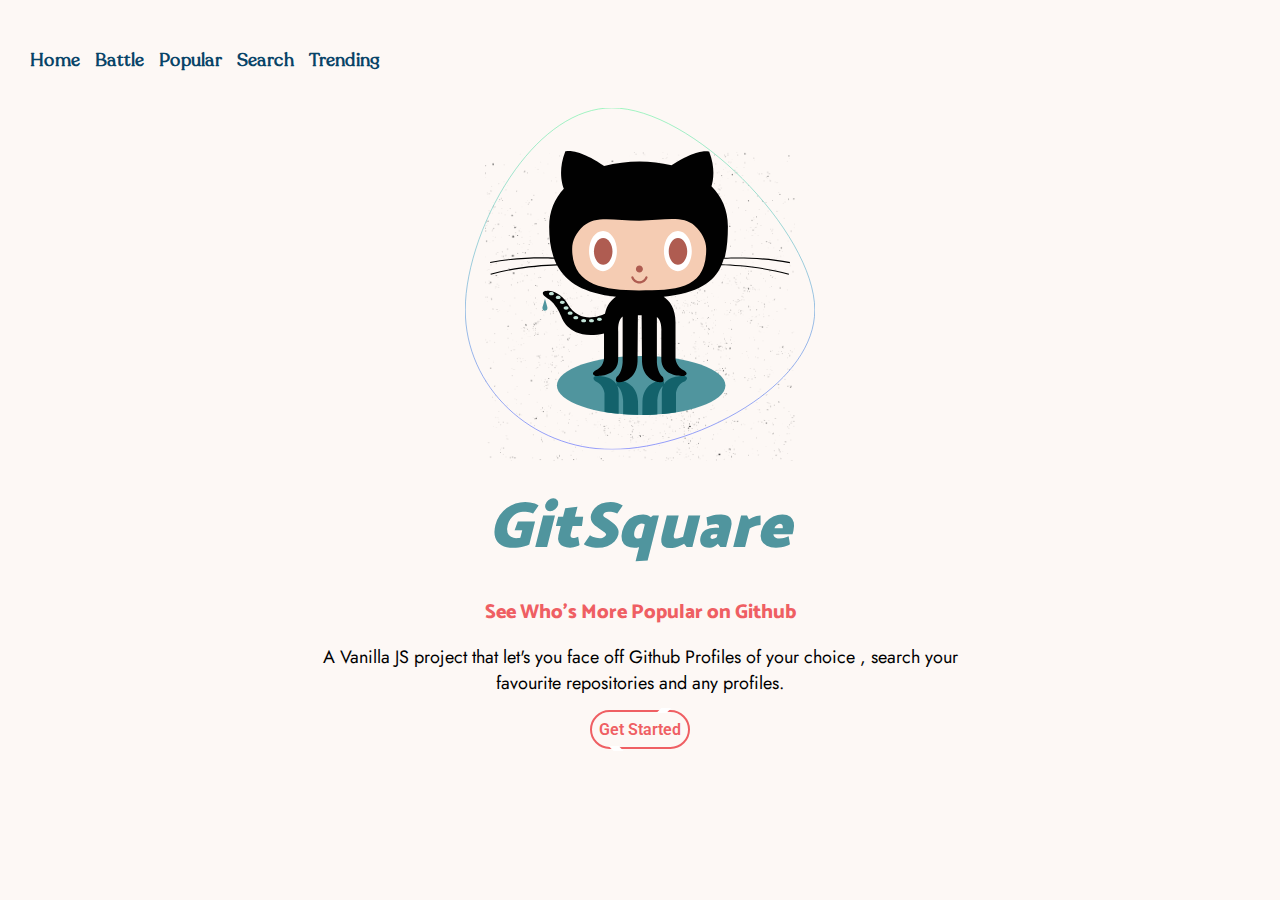
<file: index.html>
<!DOCTYPE html>
<html lang="en">

<head>
    <meta charset="UTF-8">
    <meta name="viewport" content="width=device-width, initial-scale=1.0">
    <title>GithubSquare</title>
    <link
        href="https://fonts.googleapis.com/css2?family=Jost:wght@300;400;600&family=Roboto:wght@400;500;700&display=swap"
        rel="stylesheet">
    <link href="https://fonts.googleapis.com/css2?family=DM+Mono:wght@400;500&display=swap" rel="stylesheet"
        rel="stylesheet">
    <link href="https://fonts.googleapis.com/css2?family=Catamaran:wght@700;900&display=swap" rel="stylesheet">
    <link rel="stylesheet" href="./css/style.css">
</head>

<body>
    <div class="container">
        <ul class="nav">
            <li>
                <a class='nav-btn' href="/index.html">Home</a>
            </li>
            <li>
                <a class='nav-btn' href="/battle.html">Battle</a>
            </li>
            <li>
                <a class='nav-btn' href="/popular.html">Popular</a>
            </li>
            <li>
                <a class='nav-btn' href="/search.html">Search</a>
            </li>
            <li>
                <a class='nav-btn' href="/trending.html">Trending</a>
            </li>
        </ul>
        <div class="main">
            <div class='main-content'>
                <img class='circle' src=' ./img/ovel1.svg'>
                <div class="logo-container">
                    <img class='github-logo' src="./img/githubnew.svg" alt="">
                    <!-- <img src='./ovel2.svg'> -->

                </div>
                <div class="tagline-main">GitSquare</div>
                <div class="tagline-sub">See Who's More Popular on Github</div>
                <div class="about">A Vanilla JS project that let's you face off Github Profiles of your choice , search
                    your favourite repositories and any profiles. </div>
                <a href='./battle.html'><button class="brk-btn">Get Started</button></a>
            </div>
        </div>
    </div>
</body>

</html>
</file>
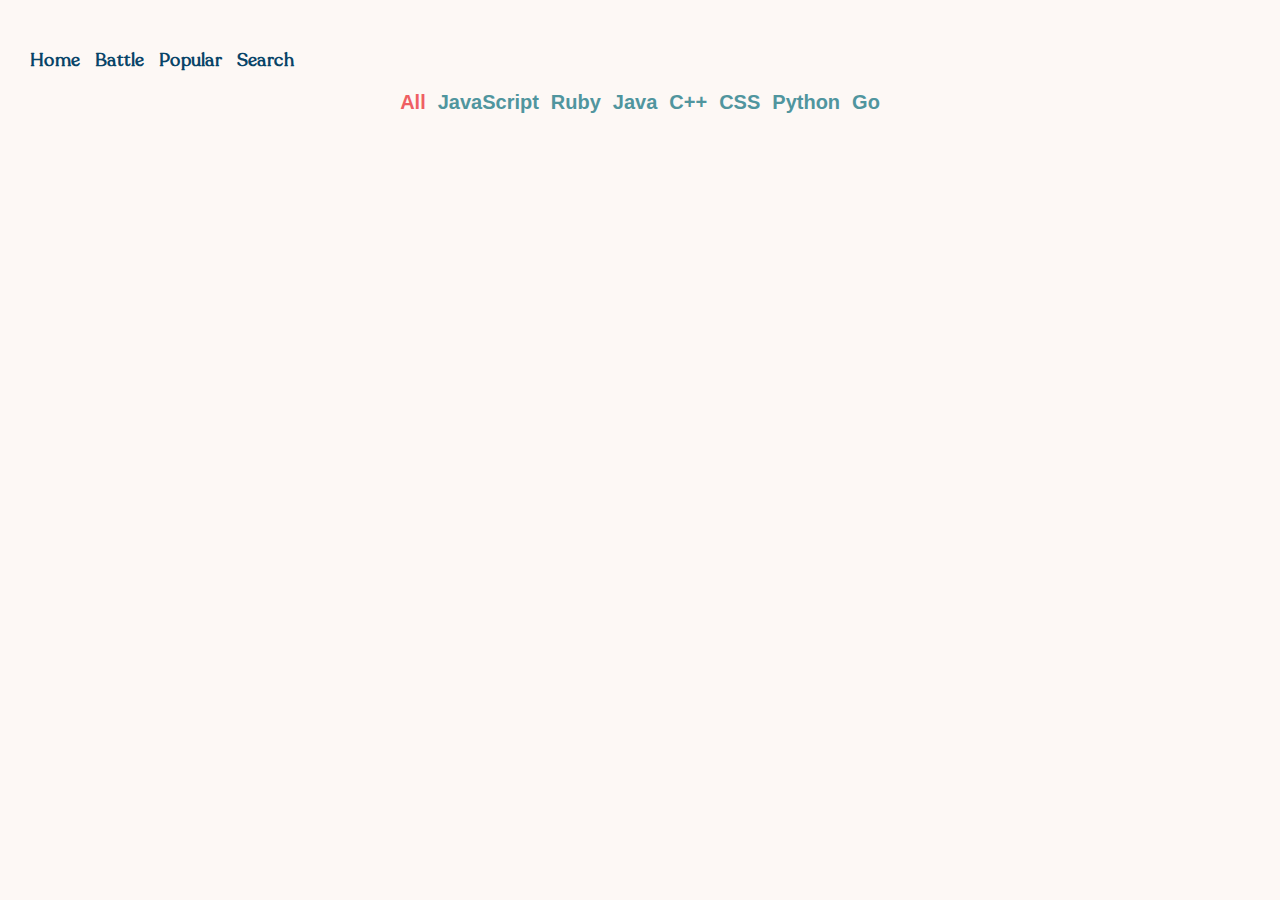
<file: popular.html>
<!DOCTYPE html>
<html lang="en">

<head>
    <meta charset="UTF-8">
    <meta name="viewport" content="width=device-width, initial-scale=1.0">
    <title>Popular</title>
    <link rel="stylesheet" href="./css/style.css">
</head>

<body>
    <div id="app">
        <div class="container">
            <ul class="nav">
                <li>
                    <a class='nav-btn' href="/index.html">Home</a>
                </li>
                <li>
                    <a class='nav-btn' href="/battle.html">Battle</a>
                </li>
                <li>
                    <a class='nav-btn' href="/popular.html">Popular</a>
                </li>
                <li>
                    <a class='nav-btn' href="/search.html">Search</a>
                </li>
            </ul>
            <div class="languages-container">
                <ul class="flex-center">
                    <li><button class="btn-clear active nav-link">All</button></li>
                    <li><button class="btn-clear nav-link">JavaScript</button></li>
                    <li><button class="btn-clear nav-link">Ruby</button></li>
                    <li><button class="btn-clear nav-link">Java</button></li>
                    <li><button class="btn-clear nav-link">C++</button></li>
                    <li><button class="btn-clear nav-link">CSS</button></li>
                    <li><button class="btn-clear nav-link">Python</button></li>
                    <li><button class="btn-clear nav-link">Go</button></li>
                </ul>
            </div>
            <div class="loader-container"></div>
            <ul class="grid popular-grid">

            </ul>
        </div>
        <div class="navigation">

        </div>
    </div>
    <script src="./js/popular.js"></script>
</body>

</html>
</file>
<file: css/style.css>
@font-face {
    font-family: "bold";
    src: url("../fonts/ProspectusM-Bold.otf") format('woff');
}

@font-face {
    font-family: "semibold";
    src: url("../fonts/ProspectusL-SemiBold.otf") format('woff');
}

@font-face {
    font-family: "regular";
    src: url("../fonts/ProspectusL-Regular.otf") format('woff');
}

@font-face {
    font-family: "r-bold";
    src: url("../fonts/Recoleta-Bold.woff") format('woff');
}

@font-face {
    font-family: "r-regular";
    src: url("../fonts/Recoleta-Regular.woff") format('woff');
}

@font-face {
    font-family: "r-medium";
    src: url("../fonts/Recoleta-Medium.woff") format('woff');
}

@font-face {
    font-family: "m-bold";
    src: url("../fonts/mostbold.ttf") format('woff');
}

@font-face {
    font-family: "m-medium";
    src: url("../fonts/mostmedium.ttf") format('woff');
}

@font-face {
    font-family: "m-semibold";
    src: url("../fonts/mostmedium.ttf") format('woff');
}

@font-face {
    font-family: "m-extrabold";
    src: url("../fonts/mostextrabold.ttf") format('woff');
}

@font-face {
    font-family: "m-ultrabold";
    src: url("../fonts/mostultrabold.ttf") format('woff');
}

html,
body,
#app {
    margin: 0;
    width: 100%;
    box-sizing: border-box;
}

body {
    font-family: 'Jost',
        sans-serif;
    background-color: #fdf8f5;
}

ul {
    padding: 0;
}

li {
    list-style-type: none;
}

.container {
    max-width: 1350px;
    margin: 0 auto;
    padding: 30px;
    color: #084468;
}

.flex-center {
    font-family: 'Jost',
        sans-serif;
    display: flex;
    justify-content: center;
    align-items: center;
    color: rgb(80, 149, 158);
    transform: translateY(0px);
    transition: transform .3s ease-in;
}

.flex-center button:hover {
    transform: translateY(-1px);
}

.flex-center .active {
    color: #ef5f63;
}

.navigation .selected {
    background: #ef5f63;
    color: #fff;
}

.flex-center button {
    font-family: 'Jost',
        sans-serif;
}

.success {
    color: #00d2d2;
}

.defeat {
    color: #ef5f63
}

.btn-clear {
    border: none;
    background: transparent;
    outline: none;
    margin-left: auto;
}

.nav-link {
    font-size: 20px;
    font-weight: bold;
    text-decoration: none;
    color: inherit;
}

.nav li {
    margin-right: 10px;
}

.grid {
    display: flex;
    flex-wrap: wrap;
}

.space-around {
    justify-content: space-around;
}

.space-between {
    justify-content: space-between;
}

.header-lg {
    /* font-family: 'Catamaran',
        sans-serif; */
    font-size: 35px;
    font-weight: 600;
    margin: 20px;
}

.avatar {
    width: 150px;
    height: 150px;
    border-radius: 3px;
    margin: 0 auto;
    display: block;
}

.center-text {
    text-align: center;
}

.link {
    color: #ef5f63;
    text-decoration: none;
    font-weight: bold;
}

.card-list {
    margin: 20px 0;
    font-size: 20px;
}

.card-list li {
    display: flex;
    align-items: center;
    margin: 10px;
}

.card-list svg {
    margin-right: 10px;
}

.card-list a {
    font-weight: 500;
    color: inherit;
}

.bg-light {
    background: rgba(0, 0, 0, 0.06);
    border-radius: 3px;
}

.card {
    margin: 10px 0;
    width: 250px;
    padding: 20px;
}

.card a {
    text-decoration: none;
}

.card img {
    margin-bottom: 8px;
}


/*--------------- INSTRUCTIONS component styles ------------------*/

.header-sm {
    font-size: 28px;
    font-weight: 300;
    margin: 10px;
}

.instructions-container {
    margin: 65px 0;
}

.battle-instructions {
    padding: 0;
    font-size: 25px;
}

.battle-instructions li {
    flex: 1;
    flex-basis: 33%;
    min-width: 300px
}

.battle-instructions svg {
    padding: 40px;
    border-radius: 3px;
}


/*--------------- PlayerInput component styles ------------------*/


.column {
    display: flex;
    flex-direction: column;
}

.row {
    display: flex;
    flex-direction: row;
}

.player {
    flex: 1;
    padding: 30px 10px;
    width: 900px;
    margin: 0 auto;

}

.players-container .player-sm {
    width: 600px;
}

.player-label {
    font-size: 20px;
    margin: 5px 0;
    font-weight: 300;
}

.player-inputs input {
    padding: 8px;
    font-size: 16px;
    flex-basis: 84%;
    outline: none;
    border: none;
    color: #666;
    text-indent: 10px;
    transition: all .3s ease;
    box-shadow: 1px 1px 10px 0 rgba(46, 61, 73, .25);
    background: #fff;
    border-radius: 50px;
}

.player-inputs input::placeholder {
    opacity: .7;
}

.player-inputs input:focus {
    -webkit-box-shadow: 0px 1px 5px 0px rgba(0, 0, 0, 0.15);
    box-shadow: 0px 1px 5px 0px rgba(0, 0, 0, 0.15);
    -webkit-transform: translateY(-3px);
    transform: translateY(-3px);
}

.player-inputs .input-light {
    background: #fff;
}

.player-inputs button {
    margin-left: 15px;
    flex-basis: 20%;
}

.btn {
    padding: 10px;
    text-decoration: uppercase;
    letter-spacing: .25em;
    border-radius: 3px;
    border: none;
    font-size: 16px;
    display: flex;
    justify-content: center;
    align-items: center;
    cursor: pointer;
    text-decoration: none;
    max-width: 200px;
}

.close {
    width: 30px;
    height: 30px;
}

.dark-btn {
    color: #e6e6e6;
    background: #141414;
}

.dark-btn:disabled {
    background: #f2f2f2;
    color: #c7c7c7;
}

.players-container {
    margin: 65px 0;
    display: flex;
    flex-direction: column;
}

.avatar-small {
    width: 55px;
    height: 55px;
    border-radius: 50%;
}

.player-info {
    display: flex;
    flex: 1;
    align-items: center;
    font-size: 20px;
    padding: 10px;
}

.player-info .link {
    margin-left: 10px;
}

.btn-space {
    margin: 40px auto;
}

.error {
    color: #ff1616;
    font-size: 20px;
    width: 600px;
    margin: 0 auto;
}

.search-form .error {
    width: 900px;
    margin-top: 10px;
}

/*--------------- PlayerInput component styles ------------------*/

.dark {
    color: #DADADA;
    background: #1c2022;
    min-height: 100%;
}

.bg-dark {
    background: rgb(36, 40, 42);
    border-radius: 3px;
}


.player-inputs .input-dark {
    color: #dadada;
    background: rgba(0, 0, 0, 0.3)
}

.light-btn {
    color: #000;
    background: #aaa8a8;
}

.light-btn:disabled {
    background: #292929;
    columns: #4a4a4a;
}


/*--------------- Loading animation styles ------------------*/


.loader-container {
    position: absolute;
    top: 50%;
    left: 50%;
    transform: translate(-50%, -50%);
}

.loader {
    margin: 5rem auto;
    text-align: center;
}

.loader svg {
    height: 5.5rem;
    width: 5.5rem;
    fill: #F59A83;
    transform-origin: 44% 50%;
    animation: rotate 1.5s infinite linear;
}

@keyframes rotate {
    0% {
        transform: rotate(0);
    }

    100% {
        transform: rotate(360deg);
    }
}


/*--------------- Navigation buttons styles ------------------*/


.navigation {
    display: flex;
    justify-content: center;
    margin-bottom: 20px;
    /* display: none; */
    /* position: absolute;
    bottom: 5%;
    left: 50%;
    transform: translateX(-50%); */
}

/*---------------  player container styles ------------------*/

.player-container-1,
.player-container-2 {
    flex-basis: 50%;
}


#btn-battle,
#btn-reset {
    /* Initially hide both the buttons */
    display: none;
    text-align: center;
}

.player-label {
    text-align: center;
    display: block;
}

/*---------------  SEARCH PAGE  styles ------------------*/
/*------------------------------------------------------*/

/*------------------ Layout ---------------------------*/


.card-content {
    box-sizing: border-box;
    font-family: 'Jost',
        sans-serif;
    width: 400px;
    text-align: center;
    padding: 30px 5px;
    border-radius: 8px;
    box-shadow: 3px 3px 25px 0 rgba(46, 61, 73, .14);
    word-wrap: break-word;
}

.user-card,
.repo-card {
    background-size: cover;
    background-blend-mode: screen;
    color: #fff;
}

#results .user-card:nth-child(1) {
    background: linear-gradient(rgba(217, 236, 363, .99), rgba(217, 236, 349, .99)),
        url('../img/blackgrit-15c168539fb7109ce300574e7b4b0732.png');
    background-size: contain;
    background-blend-mode: saturation;
    color: black;
    color: inherit;
}

#results .user-card:nth-child(2) {
    background: linear-gradient(rgba(241, 222, 208, .99), rgba(241, 222, 208, .99)),
        url('../img/blackgrit-15c168539fb7109ce300574e7b4b0732.png');
    background-size: contain;
    background-blend-mode: saturation;
    color: inherit;
}

.user-result {
    font-size: 30px;
    margin-bottom: 25px;
}

.user-image-container {
    position: relative;
    margin: 0 auto;
    display: flex;
    align-items: center;
    justify-content: center;
}

.user-image {
    width: 190px;
    height: 190px;
    border-radius: 50%;
    border: 1px solid #0AE0DF;
    padding: 4px;
}

.user-info .info-1 {
    font-size: 30px;
    margin-bottom: 5px;
}

.user-info .info-2 {
    margin-top: 0;
}

.git-info ul {
    display: flex;
    justify-content: space-around;
}

.repos {
    position: absolute;
    bottom: -12px;
    left: 0;
}

.repos-count {
    width: 40px;
    display: flex;
    height: 40px;
    justify-content: center;
    align-items: center;
    background: #F06292;
    color: #fff;
    border: 3px solid #fff;
    border-radius: 50%;
    font-weight: 400;
}

.repos-text {
    font-size: 14px;
}

.bottom-grid .git-info ul li {
    flex: 1;
    flex-direction: column;
    display: flex;
    justify-content: space-between;
}

.user-info .small {
    font-size: 24px !important;
    margin-top: 0;
}

#card-big {
    color: #084468;
    background: linear-gradient(rgba(251, 226, 218, .99), rgba(251, 226, 218, 99)),
        url('../img/blackgrit-15c168539fb7109ce300574e7b4b0732.png');
    background-size: contain;
    background-blend-mode: saturation;
    width: 900px;
    flex-direction: row;
    margin: 0 auto;
    transform: rotate(-3deg);
}

.user-col {
    flex-direction: column;
}

.user-row {
    display: flex;
    flex-direction: row-reverse;
    align-items: center;
    justify-content: space-between;
}

.white-bg {
    background: #fff;
}

.text-black {
    color: #000;
}

#card-big>div {
    flex-basis: 50%;
    padding: 0 20px;
}

#card-big .user-col {
    height: 80%;
}


/*------------------ Typography ---------------------------*/

.medium {
    font-size: 20px;
}

.regular {
    font-size: 16px;
    letter-spacing: .5px;
    font-weight: bold;
}

.small {
    font-size: 14px;
    letter-spacing: .5px;
    font-weight: bold;
}

.card-btn {
    text-align: center;
    margin-top: 10px;
    line-height: 2;
}

.card-btn .btn {
    font-size: 12px;
    padding: 10px 25px;
    border: none;
    border-radius: 8px;
    background: black;
    color: #fff;
    outline: none;
    display: inline-block;
}

.bottom-grid {
    display: flex;
    flex-wrap: wrap;
    justify-content: space-between;
    width: 900px;
    margin: 0 auto;
}

.bottom-grid .repo-card {
    background: linear-gradient(rgba(217, 236, 363, .99), rgba(217, 236, 349, .99)),
        url('../img/blackgrit-15c168539fb7109ce300574e7b4b0732.png');
    background-size: contain;
    background-blend-mode: saturation;
    color: inherit;
    flex-basis: 48%;
}

.bottom-content h4 {
    text-align: center;
    font-size: 20px;
}

.top-content {
    margin-top: 25px;
    margin-bottom: 50px;
    display: flex;
    flex-direction: column;
    justify-content: space-around;
}

.card-big-container {
    margin: 50px auto;
    background: rgba(80, 149, 158, .65);
    transform: rotate(3deg);
    width: 900px;
    border-radius: 8px;
}

/*------------------ Navigation ---------------------------*/

.nav {
    font-family: 'Roboto', sans-serif;
    display: flex;
    font-weight: 600;
    font-size: 18px;
}

.nav li {
    margin-right: 15px;
}

a {
    text-decoration: none;
    color: #084468;
}

.brk-btn a {
    color: #ef5f63;
}

.brk-btn {
    font-family: 'Roboto', sans-serif;
    box-sizing: border-box;
    font-weight: 600;
    position: relative;
    background: none;
    color: #ef5f63;
    text-transform: uppercase;
    text-decoration: none;
    border: 2px solid #ef5f63;
    padding: 0.5em 5px;
    font-size: 16px;
    text-transform: capitalize;
    display: inline-block;
    text-align: center;
    width: 100px;
    max-width: 100px;
    line-height: 1.2;
    cursor: pointer;
    border-radius: 50px;
    outline: none;
}

.brk-btn::before {
    content: "";
    display: block;
    position: absolute;
    width: 10%;
    background: #FFF;
    height: 0.3em;
    right: 20%;
    top: -0.21em;
    transform: skewX(-45deg);
    -webkit-transition: all 0.45s cubic-bezier(0.86, 0, 0.07, 1);
    transition: all 0.45s cubic-bezier(0.86, 0, 0.07, 1);
}

.brk-btn::after {
    content: "";
    display: block;
    position: absolute;
    width: 10%;
    background: #fff;
    height: 0.3em;
    left: 20%;
    bottom: -0.25em;
    transform: skewX(45deg);
    -webkit-transition: all 0.45 cubic-bezier(0.86, 0, 0.07, 1);
    transition: all 0.45s cubic-bezier(0.86, 0, 0.07, 1);
}

.brk-btn:hover::before {

    right: 80%;
}

.brk-btn:hover::after {
    left: 80%;
}



.nav {
    color: #084468;
    font-family: 'r-regular', sans-serif;
}

.nav li {
    position: relative;
}

.nav li:after {
    content: '';
    position: absolute;
    bottom: -2px;
    left: 0;
    width: 0px;
    /* transform: scale(0); */
    height: 2px;
    background: #084468;
    transition: all .3s ease;
}

.nav li:hover:after {
    width: 100%;
}

/*------------------ Player Input ---------------------------*/

.player-inputs {
    width: 100%;
    margin: 0 auto;
    outline: none;
}


/*------------------ Helper Classes ---------------------------*/

.user-info .mb-medium {
    margin-bottom: 20px;
}

.popular-grid {
    justify-content: space-around;
}

.popular-grid .card-small {
    flex-basis: 22%;
    background: linear-gradient(rgba(217, 236, 243, 0.99), rgba(217, 236, 243, .99)),
        url('../img/blackgrit-15c168539fb7109ce300574e7b4b0732.png');
    background-size: contain;
    background-blend-mode: saturation;
    color: inherit;
}

.card-content .image-container-small {
    width: 120px;
    height: 120px;
}

.user-image-container .img-small,
.user-image-container a {
    width: 110px;
    height: 110px;
}

.brk-btn-white {
    color: #fff;
    border: 2px solid #fff;
}

.brk-btn-white:before,
.brk-btn-white:after {

    background: #000;
}

.center {
    text-align: center;
    justify-content: center;
}

.row {
    flex-direction: row;
}

.column {
    flex-direction: column;
}

.reverse {
    display: flex;
    flex-direction: row-reverse;
    justify-content: space-between;
    align-items: center;
}

.git-info .pad-md {
    padding: 5px 15px;
}

.border-0 {
    border: none;
}

.border {
    border-right: 1px solid #ddd;
    border-left: 1px solid #ddd;
}

.white {
    color: #fff;
}

.mt-big {
    margin-top: 50px;
}

/*---------------  Index PAGE  styles ------------------*/
/*------------------------------------------------------*/

.main {
    font-family: 'Jost', sans-serif;
    position: absolute;
    top: 50%;
    left: 50%;
    transform: translate(-50%, -50%);
    width: 50%;
    color: #fff;
    padding: 15px;
    text-align: center;
    color: #000;
    flex-direction: column;
    height: 80vh;
    display: flex;
    justify-content: space-around;
    align-items: center;
    font-size: 16px;
}

.main-content {
    display: flex;
    flex-direction: column;
    align-items: center;
    justify-content: space-around;
    height: 85%;
    position: relative;
}

.main-content .circle {

    position: absolute;
    left: 50%;
    width: 350px;
    top: 22%;
    transform: translate(-50%, -50%);
}

.logo-container {
    background: url('../img/blackgrit-15c168539fb7109ce300574e7b4b0732.png');
    background-size: cover;
    width: 310px;
    height: 310px;
    margin: 0 auto;
}


.github-logo {
    width: 300px;

}

.tagline-main {
    font-family: 'Catamaran',
        sans-serif;
    font-size: 65px;
    font-style: italic;
    font-weight: 900;
    letter-spacing: .5px;
    color: rgb(80, 149, 158);
    ;
}


.tagline-sub {
    font-family: 'm-medium';
    font-family: 'Catamaran',
        sans-serif;
    color: #ef5f63;
    font-weight: 800;
    font-size: 20px;
}

.about {
    font-size: 18px
}

.design-1,
.design-2,
.design-3,
.design-4 {
    width: 80px;
    height: 2px;
    background: #000;
    position: absolute;
    /* bottom: 0; */
}

.navigation .pagination {
    width: 35px;
    height: 35px;
    padding: 0;
    cursor: pointer;
    outline: none;
}


.navigation .pagination:nth-child(2) {
    margin: 0 5px;
}

.git-info img {
    width: 25px;
}

.git-info .color-forked {
    width: 15.625px;
}



/*---------------  Tredning PAGE  styles ------------------*/
/*------------------------------------------------------*/


.select-box {
    display: flex;
    flex-direction: column;
    margin-left: auto;
    width: 145px;
    text-align: center;
    position: relative;
}

.select-box .options-container {
    background: #2f3640;
    color: #f5f6fa;
    max-height: 0;
    width: 100%;
    opacity: 0;
    transition: all 0.4s;
    border-radius: 8px;
    overflow: hidden;

    order: 1;
}

.selected {
    background: #2f3640;
    border-radius: 8px;
    margin-bottom: 8px;
    color: #f5f6fa;
    position: relative;

    order: 0;
}

.selected::after {
    content: "";
    background: url("img/arrow-down.svg");
    background-size: contain;
    background-repeat: no-repeat;

    position: absolute;
    height: 100%;
    width: 32px;
    right: 10px;
    top: 5px;
    transition: all 0.4s;
}

.options-container {
    position: absolute;
    top: 100%;
}

.lan-opt-container {
    width: 250px;
}

.dur-opt-container {
    width: 100px;
}



.select-box .options-container.active {
    max-height: 240px;
    opacity: 1;
    overflow-y: scroll;
    width: 250px;
}

.select-box .options-container.active+.selected::after {
    transform: rotateX(180deg);
    top: -6px;
}

.select-box .options-container::-webkit-scrollbar {
    width: 8px;
    background: #0d141f;
    border-radius: 0 8px 8px 0;
}

.select-box .options-container::-webkit-scrollbar-thumb {
    background: #525861;
    border-radius: 0 8px 8px 0;
}

.select-box .option,
.selected {
    padding: 10px 6px;
    cursor: pointer;
}

.select-box .option:hover {
    background: #414b57;
}

.select-box label {
    cursor: pointer;
}

.active {
    color: #0000ff;
}

.main-container,
.selectMenu-container,
.categories {
    display: flex;
    justify-content: space-between;
    align-items: center;
}

.selectMenu-container,
.main-container {
    align-items: flex-start;
}

.categories li {
    margin-right: 20px;
}

.selectMenu-container div {
    margin-left: 20px;
}

.select-box .option .radio {
    display: none;
}

/* ------------------ REPO CARD --------*/


.repoCard {
    height: 320px;
    width: 350px;
    background: aqua;
    padding: 15px;
    box-sizing: border-box;
    background: linear-gradient(rgba(217, 236, 243, 0.99), rgba(217, 236, 243, .99));
}

.repoCard__logo {
    margin-right: 10px;
}

.repoCard__header {
    display: flex;
    align-items: center;
}

.repoCard img {
    width: 35px;
    height: 35px;
    border-radius: 50%;
}

.repoCard__main {
    display: flex;
    flex-direction: column;
    justify-content: space-around;
}

.repoCard__about {
    display: flex;
    position: relative;
    line-height: 2.5;
}

.repoCard__about--image {
    position: relative;
}

.repoCard__about--text {
    font-size: 13px;
    margin-right: 10px;
}


.repoCard__about--language {
    margin-right: 20px;
}

.repoCard__about--developers,
.repoCard__about--images {
    display: flex;
    align-items: center;
    position: relative;
}

.repoCard__ratings {
    display: flex;
}

.repoCard__about--images a {
    position: absolute;
    border: 2px solid #fff;
    border-radius: 50%;
    display: flex;
    align-items: center;
    justify-content: center;
}

.repocard__about--developer1 {
    left: 24px;

}

.repocard__about--developer2 {
    left: 48px;
}

.repocard__about--developer3 {
    left: 72px;
}

.repocard__about--developer4 {
    left: 96px;
}

.repocard__about--developer5 {
    left: 120px;
}

.repocard__about--developer5 {
    left: 144px;
}








/*--------------- Media Queries ------------------*/
/*------------------------------------------------------*/

/*--------------- Battle.html ------------------*/


@media only screen and (max-width:1200px) {
    .row {
        flex-direction: column;
    }

    .player-inputs input {
        margin-bottom: 15px;
    }

    .player-inputs .brk-btn {
        margin: 0 auto;
    }

    .grid .card-small {
        flex-basis: 30%;
    }
}

@media only screen and (max-width:800px) {
    .grid .card-small {
        flex-basis: 45%;
    }

    .players-container .player-sm {
        width: auto;
    }

    #card-big {
        width: auto;
        flex-direction: column;
        padding-left: 10px;
        padding-right: 10px;
    }

    #card-big>div {
        padding: 0;
    }

    .name {
        word-break: break-all;
    }

    #card-big .brk-btn {
        margin-left: auto;
        margin-right: auto;
    }

}

@media only screen and (max-width: 600px) {

    .grid .card-small {
        flex-basis: 85%;
        margin-top: 0;
        margin-bottom: 15px;
        padding: 20px 5px;
    }

    .flex-center {
        flex-direction: column;
    }

    /* global styles */

    body {
        height: 100vh;
    }

    .container {
        padding: 5px 10px;
        box-sizing: border-box;
    }

    .nav {
        justify-content: center;
        font-size: 16px;
        margin: 6px 0;
    }

    .nav li:last-child {
        margin-right: 0;
    }

    .mg-big {
        margin-top: 30px;
    }

    /*----------- search page ------------*/
    .player {
        width: auto;
    }

    #card-big {
        width: auto;
        margin: 10px 0 0 0;
    }

    .user-info .mb-medium {
        margin-bottom: 15px;
    }

    .user-info .info-1 {
        margin-top: 5px;
    }

    .user-info .info-2 {
        margin-bottom: 5px;
    }

    .user-info .info-3 {
        margin: 0 0 10px 0;
    }

    .top-content {
        margin-bottom: 10px;
        width: 315px;
        margin-left: auto;
        margin-right: auto;
    }

    #card-big .user-col {
        margin: 0;
    }

    .card-content {
        padding: 25px 5px;
    }

    .player-inputs input {
        background-color: #fff;
    }

    /*--------------- index page -----------*/
    .main-content .circle {
        top: 17%;
        width: 220px;
    }

    .logo-container {
        width: 180px;
        height: 180px;
        border-radius: 50%;
    }

    .github-logo {
        width: 180px;
    }

    .main {
        width: 100%;
        top: 58%;
        height: 80vh;
        padding: 0;
    }

    .main-content {
        height: 100%;
    }

    .tagline-main {
        line-height: 1.3;
        font-size: 50px;
    }

    .tagline-sub {
        font-size: 16px;
    }

    .about {
        font-size: 16px;
    }
}

.user-image:after {
    content: '';
    width: 100%;
    height: 100%;
    color: linear-gradient(rgba(57, 67, 90, .9));
}

.error {
    display: none;
}
</file>
